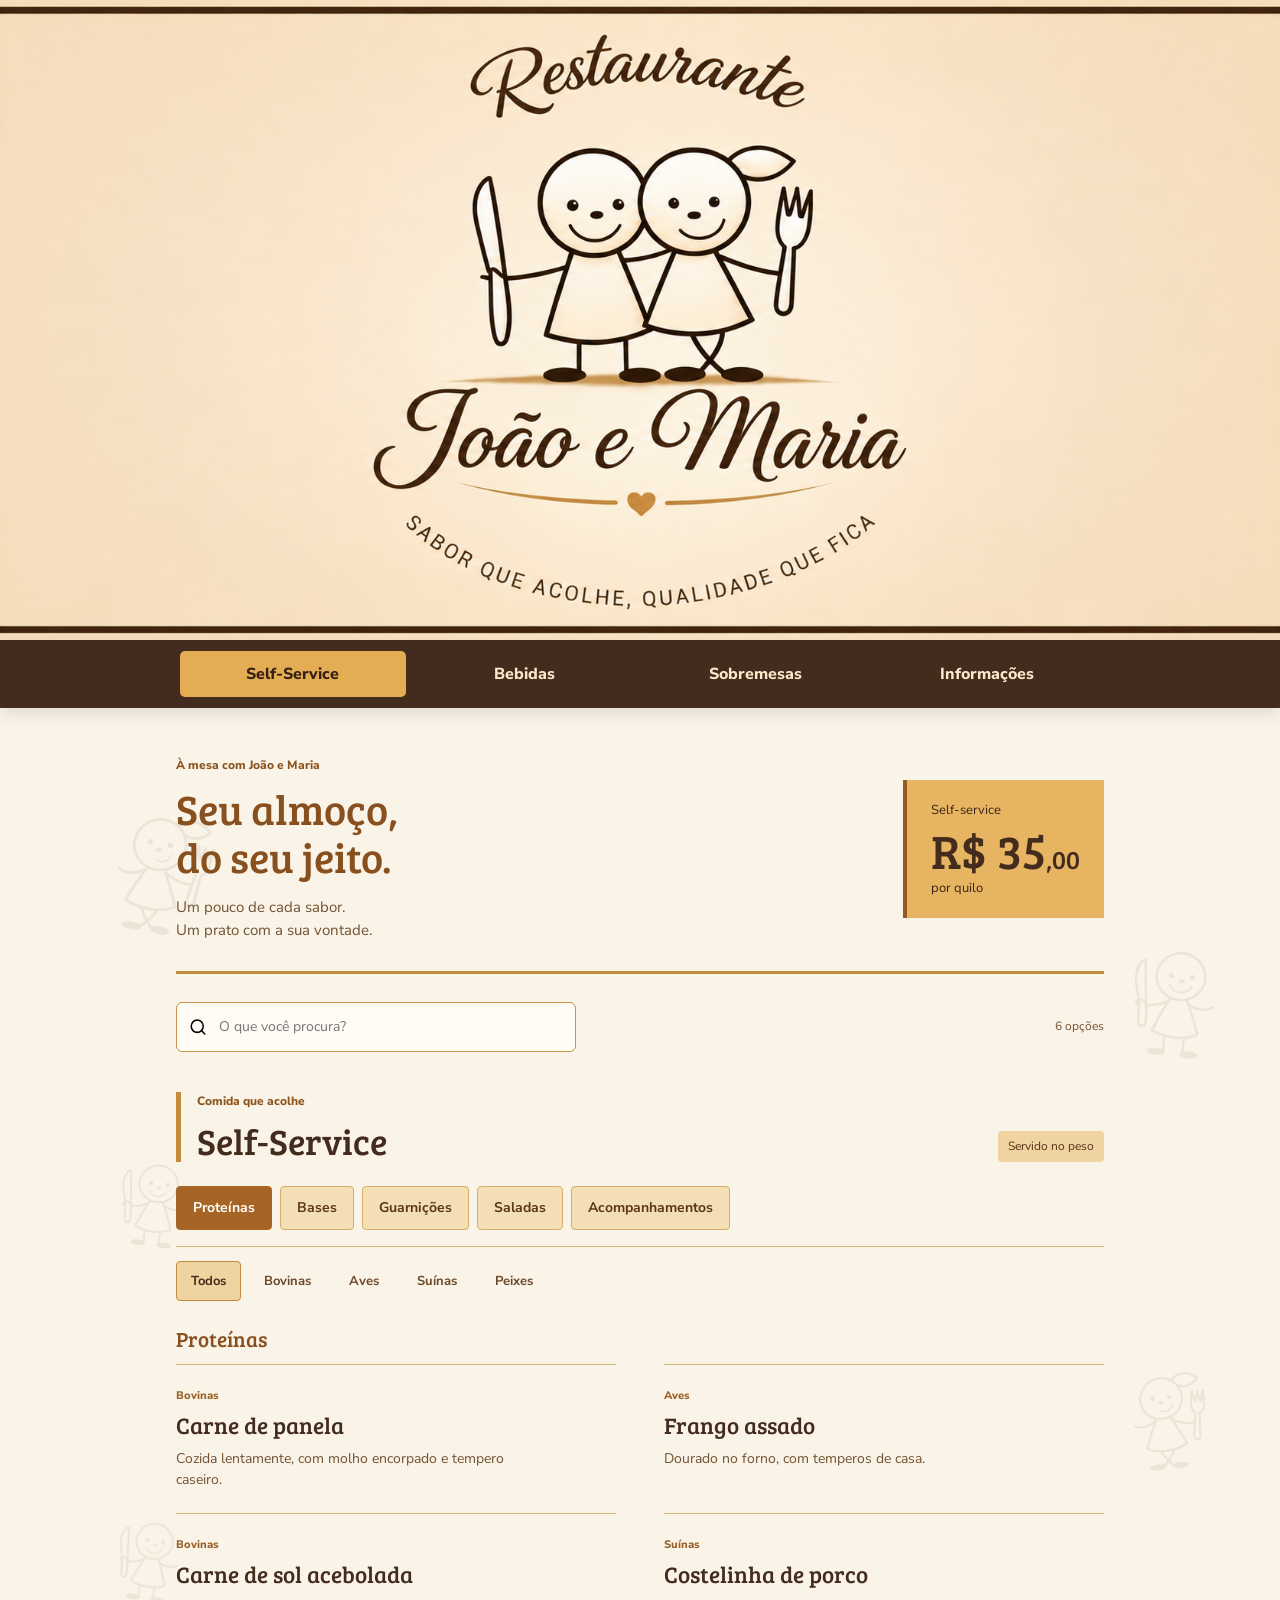
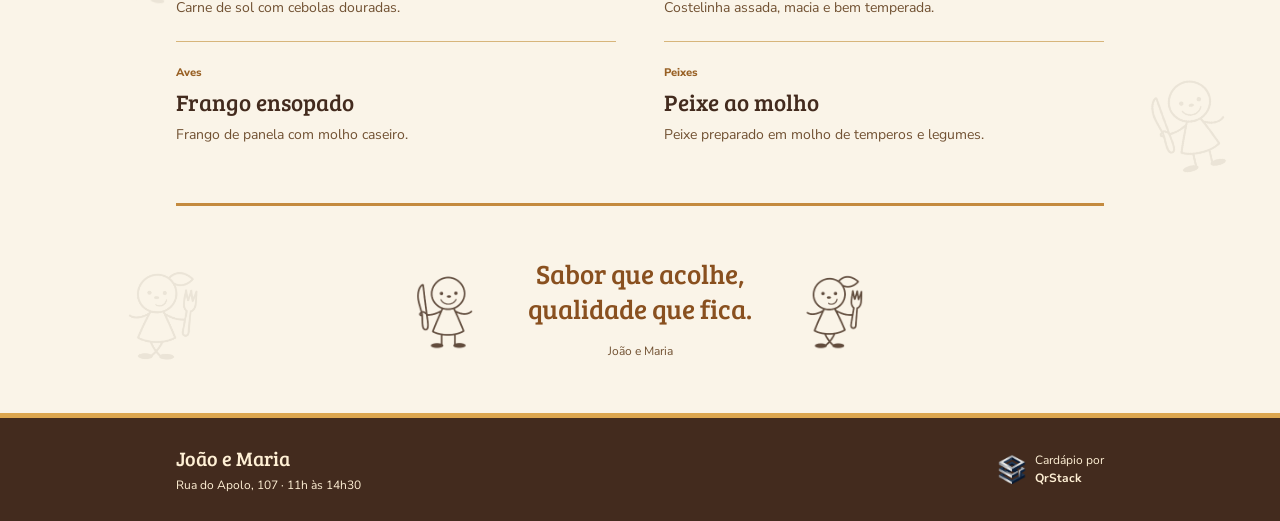
<file: index.html>
<!doctype html>
<html lang="pt-BR">
<head>
  <meta charset="UTF-8"><meta name="viewport" content="width=device-width, initial-scale=1">
  <meta name="theme-color" content="#f6e8ce"><meta name="robots" content="noindex,nofollow">
  <title>João e Maria · Cardápio</title>
  <meta name="description" content="Restaurante João e Maria. Self-service por quilo na Rua do Apolo, 107. Das 11h às 14h30.">
  <link rel="preconnect" href="https://fonts.googleapis.com"><link rel="preconnect" href="https://fonts.gstatic.com" crossorigin>
  <link href="https://fonts.googleapis.com/css2?family=Bree+Serif&family=Nunito+Sans:wght@400;600;700;800&display=swap" rel="stylesheet">
  <link rel="stylesheet" href="menu-20261117.css"><script src="menu-20261117.js" defer></script>
  <style>
    @media(max-width:650px){
      .hero{aspect-ratio:auto!important;height:calc(100svh - 24px)!important;min-height:0!important;padding:0!important;overflow:hidden;background:#f9e6c9}
      .hero-logo{position:absolute;inset:0;width:100%!important;height:100%!important;max-width:none!important;object-fit:contain;transform:none}
      .menu-intro{display:block;padding:12px 0;border-bottom:0}
      .menu-intro>div:first-child{display:none}
      .price{display:flex;flex-direction:row;align-items:center;justify-content:center;gap:10px;padding:10px 12px;border:0;background:#efd3a0}
      .price strong{font-size:27px;line-height:1.2}.price strong span{font-size:18px}
      .search-row{margin:0 0 18px}.section-heading{margin-bottom:12px}
      .categories{flex-wrap:nowrap;overflow-x:auto;padding:2px 0 10px;scrollbar-width:thin}
      .categories button{flex:0 0 auto;white-space:nowrap}
      .back-top{display:none!important}
    }
  </style>
</head>
<body>
  <a class="skip" href="#menu">Ir para o cardápio</a>
  <div id="characters" aria-hidden="true"></div>
  <header class="hero" id="inicio">
    <picture><source media="(max-width:650px)" srcset="assets/hero-mobile.png"><img class="hero-logo" src="assets/hero-retangular.png" alt="Restaurante João e Maria — Sabor que acolhe, qualidade que fica" width="1774" height="887" fetchpriority="high"></picture>
    <h1 class="sr-only">Restaurante João e Maria</h1>
  </header>
  <nav class="menu-nav" aria-label="Cardápio"><div class="nav-inner" role="tablist" aria-label="Categorias">
    <button id="tab-buffet" role="tab" aria-selected="true" aria-controls="panel-buffet" data-tab="buffet">Self-Service</button>
    <button id="tab-bebidas" role="tab" aria-selected="false" aria-controls="panel-bebidas" tabindex="-1" data-tab="bebidas">Bebidas</button>
    <button id="tab-doces" role="tab" aria-selected="false" aria-controls="panel-doces" tabindex="-1" data-tab="doces">Sobremesas</button>
    <button id="tab-casa" role="tab" aria-selected="false" aria-controls="panel-casa" tabindex="-1" data-tab="casa">Informações</button>
  </div></nav>
  <main id="menu" tabindex="-1">
    <div class="menu-intro"><div><p class="small-label">À mesa com João e Maria</p><h2>Seu almoço,<br>do seu jeito.</h2><p>Um pouco de cada sabor.<br>Um prato com a sua vontade.</p></div><div class="price"><span>Self-service</span><strong>R$ 35<span>,00</span></strong><span>por quilo</span></div></div>
    <div class="search-row"><label class="search"><img src="assets/icons/search.svg" alt="" width="20" height="20"><input id="search" type="search" placeholder="O que você procura?" aria-label="Buscar pratos no cardápio" autocomplete="off"><button id="clear-search" aria-label="Limpar busca" title="Limpar busca" hidden><img src="assets/icons/x.svg" alt="" width="18" height="18"></button></label><span id="result-count" aria-live="polite"></span></div>
    <section class="menu-panel" id="panel-buffet" role="tabpanel" aria-labelledby="tab-buffet"><div class="section-heading"><div><p class="small-label">Comida que acolhe</p><h2>Self-Service</h2></div><span class="section-note">Servido no peso</span></div><div class="filter-group categories" data-categories="buffet" role="group" aria-label="Categorias do self-service"></div><div class="filter-group subcategories" id="buffet-subcategories" role="group" aria-label="Tipos de pratos"></div><p class="selection-label" id="selection-label"></p><div class="dish-list" data-list="buffet"></div></section>
    <section class="menu-panel" id="panel-bebidas" role="tabpanel" aria-labelledby="tab-bebidas" hidden><div class="section-heading"><div><p class="small-label">Para acompanhar</p><h2>Um gole de pausa</h2></div><span class="section-note">Valores sob consulta</span></div><div class="dish-list" data-list="bebidas"></div></section>
    <section class="menu-panel" id="panel-doces" role="tabpanel" aria-labelledby="tab-doces" hidden><div class="section-heading"><div><p class="small-label">Mais um pouquinho</p><h2>Final feliz</h2></div><span class="section-note">Valores sob consulta</span></div><div class="dish-list" data-list="doces"></div></section>
    <section class="menu-panel house" id="panel-casa" role="tabpanel" aria-labelledby="tab-casa" hidden><p class="small-label">Esperamos você</p><h2>Tem lugar à mesa.</h2><dl><div><dt>Onde estamos</dt><dd>Rua do Apolo, 107</dd></div><div><dt>Horário de funcionamento</dt><dd>11h às 14h30</dd></div><div><dt>Como servimos</dt><dd>Self-service por quilo</dd></div></dl><p class="house-note">Em caso de alergias ou restrições alimentares, consulte a equipe sobre os ingredientes e o preparo.</p><button class="address-copy" id="copy-address"><img src="assets/icons/copy.svg" alt="" width="18" height="18">Copiar endereço</button><span id="copy-status" role="status"></span></section>
    <p id="empty" hidden role="status">Não encontramos esse item. Tente outro nome ou outra categoria.</p>
    <aside class="closing"><span class="character joao" aria-hidden="true"></span><div><p>Sabor que acolhe,<br>qualidade que fica.</p><span>João e Maria</span></div><span class="character maria" aria-hidden="true"></span></aside>
  </main>
  <footer><div><strong>João e Maria</strong><span>Rua do Apolo, 107 · 11h às 14h30</span></div><a href="https://btcsolucoes.github.io/qrstack-plataforma/" target="_blank" rel="noopener noreferrer" aria-label="Conheça a QrStack"><img src="assets/qrstack.png" alt="" width="30" height="30"><span>Cardápio por <b>QrStack</b></span></a></footer>
  <a href="#inicio" class="back-top" aria-label="Voltar ao início" title="Voltar ao início"><img src="assets/icons/chevron-down.svg" alt="" width="20" height="20"></a>
</body></html>
</file>
<file: menu-20261117.css>
:root{--paper:#faf4e8;--cream:#f6e8ce;--ink:#432b1e;--gold:#b47b37;--muted:#75604b;--line:#d9c6a6;--white:#fffcf5;--display:'Bree Serif',Georgia,serif;--body:'Nunito Sans',Arial,sans-serif}*{box-sizing:border-box;letter-spacing:0;min-width:0}html{scroll-behavior:smooth;scroll-padding-top:88px}body{margin:0;background:var(--paper);color:var(--ink);font:16px/1.55 var(--body);position:relative}button,input,a{-webkit-tap-highlight-color:transparent}button,input{font:inherit}button,a{touch-action:manipulation}button{cursor:pointer}a{color:inherit}button:focus-visible,a:focus-visible,input:focus-visible{outline:3px solid var(--gold);outline-offset:4px}::selection{background:#e4bd81;color:var(--ink)}[hidden]{display:none!important}.sr-only,.skip:not(:focus){position:absolute;width:1px;height:1px;overflow:hidden;clip-path:inset(50%)}.skip:focus{position:fixed;z-index:100;background:var(--white);padding:16px}.preview-note{position:relative;z-index:2;background:var(--ink);color:#fff4dd;text-align:center;padding:7px 16px;font-size:12px}.preview-note span{margin:0 6px}#characters{position:absolute;inset:0;overflow:hidden;pointer-events:none;z-index:0}.character{display:block;background-image:url('assets/personagens.png');background-size:200% 100%;background-repeat:no-repeat;aspect-ratio:1}.joao{background-position:left}.maria{background-position:right}.scattered{position:absolute;opacity:.105;transform:rotate(var(--rotation));width:var(--size)}.hero{position:relative;z-index:1;display:flex;flex-direction:column;align-items:center;text-align:center;padding:26px 20px 28px;min-height:540px;background:var(--cream)}.hero-label{font-size:12px;font-weight:800;margin:0 0 8px}.hero-logo{width:390px;height:auto;max-width:83vw;mix-blend-mode:multiply}.hero-details{display:flex;gap:16px;align-items:center;font-size:14px;font-weight:700;margin-top:10px}.hero-details i{width:4px;height:4px;background:var(--gold);border-radius:50%}.hero-link{display:flex;align-items:center;gap:8px;text-decoration:none;font-size:12px;margin-top:18px;color:var(--muted)}.menu-nav{position:sticky;top:0;z-index:20;background:var(--white);border-top:1px solid var(--line);border-bottom:1px solid var(--line);box-shadow:0 5px 14px #432b1e09}.nav-inner{max-width:960px;margin:auto;display:flex;gap:6px;padding:10px 20px;overflow:auto;scrollbar-width:none}.nav-inner button{flex:1;min-width:100px;min-height:46px;white-space:nowrap;border:0;background:none;color:var(--muted);border-radius:5px;font-weight:800;transition:background .18s,color .18s}.nav-inner button[aria-selected=true]{background:var(--ink);color:#fff7e7}.nav-inner button:hover:not([aria-selected=true]){background:#f1e2c9}main{position:relative;z-index:1;max-width:1000px;margin:auto;padding:0 36px}h2{font:36px/1.15 var(--display);margin:0}.small-label{font-size:12px;font-weight:800;color:#876031;margin:0 0 10px}.menu-intro{display:flex;align-items:center;justify-content:space-between;gap:30px;padding:48px 0 28px}.menu-intro h2{font-size:42px}.menu-intro p:last-child{font-size:15px;color:var(--muted);margin-bottom:0}.price{border-left:1px solid var(--line);padding:16px 0 16px 40px;display:flex;flex-direction:column;align-items:flex-start;flex-shrink:0}.price>span{font-size:13px}.price strong{font:48px/1.2 var(--display);white-space:nowrap}.price strong span{font-size:26px}.price small{font-size:11px;color:var(--muted);margin-top:8px;text-decoration:underline;text-decoration-color:#c5a981;text-underline-offset:4px}.availability{display:flex;gap:12px;align-items:center;padding:14px 0;border-block:1px solid var(--line);color:var(--muted)}.availability img{flex-shrink:0}.availability p{margin:0;font-size:13px;max-width:65ch}.search-row{display:flex;align-items:center;gap:16px;margin:28px 0 40px}.search{display:flex;align-items:center;gap:10px;border:1px solid var(--line);border-radius:6px;background:var(--white);padding:0 12px;width:min(100%,400px)}.search input{border:0;outline:0;background:none;width:100%;min-height:48px;color:var(--ink);font-size:14px}.search:focus-within{outline:2px solid var(--gold);outline-offset:2px}.search button{border:0;background:none;display:grid;place-items:center;width:32px;height:38px}.search-row>span{font-size:12px;color:var(--muted);margin-left:auto;white-space:nowrap}.section-heading{display:flex;align-items:flex-end;justify-content:space-between;gap:18px;margin-bottom:24px}.section-note{font-size:12px;color:var(--muted);padding-bottom:4px}.filter-group{display:flex;gap:8px;flex-wrap:wrap;margin-bottom:24px}.filter-group button{background:#fffcf5;border:1px solid var(--line);border-radius:4px;padding:8px 14px;min-height:40px;font-size:12px;color:var(--muted);font-weight:700}.filter-group button[aria-pressed=true]{border-color:var(--gold);background:#f0dfc0;color:var(--ink)}.dish-list{display:grid;grid-template-columns:repeat(2,minmax(0,1fr));column-gap:48px}.dish{padding:22px 0;border-top:1px solid var(--line);position:relative}.dish-group{font-size:11px;color:#886335;display:block;margin-bottom:7px}.dish h3{font:23px/1.25 var(--display);margin:0 0 8px}.dish p{font-size:14px;color:var(--muted);margin:0;max-width:44ch}.dish .item-price{font-size:11px;display:block;margin-top:10px;color:#886335}.menu-panel{min-height:220px}.house dl{margin:30px 0;display:grid;grid-template-columns:repeat(3,1fr);gap:24px}.house dt{font-size:12px;color:var(--muted)}.house dd{margin:6px 0 0;font:22px/1.3 var(--display)}.house-note{max-width:60ch;color:var(--muted);font-size:14px}.address-copy{display:inline-flex;align-items:center;gap:10px;background:var(--ink);color:var(--white);border:0;border-radius:5px;min-height:46px;padding:10px 18px}.address-copy img{filter:invert(1)}#copy-status{display:block;font-size:13px;margin-top:8px}#empty{padding:36px 0;color:var(--muted)}.closing{display:flex;justify-content:center;gap:30px;align-items:center;border-top:1px solid var(--line);padding:50px 0;margin-top:35px;text-align:center}.closing .character{width:100px;opacity:.75;flex-shrink:0}.closing p{font:27px/1.3 var(--display);margin:0 0 12px}.closing div>span{font-size:12px;color:var(--muted)}footer{position:relative;z-index:1;border-top:1px solid var(--line);background:#efe0c5;padding:26px max(24px,calc((100vw - 928px)/2));display:flex;align-items:center;justify-content:space-between;gap:20px;font-size:12px}footer>div{display:flex;flex-direction:column;gap:4px}footer strong{font:20px var(--display)}footer a{display:flex;align-items:center;gap:8px;text-decoration:none}footer a span{display:flex;flex-direction:column}.back-top{position:fixed;bottom:18px;right:18px;z-index:25;width:40px;height:40px;display:grid;place-items:center;background:var(--white);border:1px solid var(--line);border-radius:6px;box-shadow:0 4px 14px #432b1e10}.back-top img{transform:rotate(180deg)}
@media(min-width:1400px){.hero{padding-block:30px;min-height:560px}.hero-logo{width:410px}}
@media(max-width:650px){.preview-note{font-size:10px;padding:8px 12px}.preview-note span{margin:0 3px}.hero{min-height:0;padding:24px 14px}.hero-logo{width:300px;max-width:86vw}.hero-label{font-size:11px}.hero-details{gap:10px;font-size:12px}.hero-link{margin-top:14px}.nav-inner{padding:8px 12px;gap:2px}.nav-inner button{min-width:70px;font-size:12px;min-height:42px}.menu-nav{scroll-margin:0}main{padding:0 22px}.menu-intro{padding:32px 0 24px;gap:12px}.menu-intro h2{font-size:31px}.menu-intro p:last-child{font-size:12px}.small-label{font-size:10px}.price{padding-left:18px}.price strong{font-size:35px}.price strong span{font-size:20px}.price>span{font-size:11px}.price small{font-size:10px}.availability{gap:8px}.availability p{font-size:11px}.search-row{margin:22px 0 30px}.search-row>span{display:none}.search{width:100%}h2{font-size:29px}.section-heading{align-items:flex-start;flex-direction:column;gap:8px;margin-bottom:18px}.section-note{font-size:11px}.dish-list{grid-template-columns:1fr}.dish{padding:20px 0}.dish h3{font-size:23px}.dish p{font-size:13px;max-width:85%}.filter-group{gap:6px}.filter-group button{padding:7px 10px;font-size:11px}.closing{gap:6px;padding:35px 0}.closing .character{width:64px}.closing p{font-size:21px}.house dl{grid-template-columns:1fr;gap:22px}footer{padding:24px 22px 60px;align-items:flex-start;flex-direction:column;gap:22px}.scattered{opacity:.09}.back-top{right:12px;bottom:12px}}
.hero{width:100%;height:auto;min-height:0;padding:0;justify-content:center;background:var(--cream);aspect-ratio:2/1;overflow:hidden;border-radius:0}
.hero-logo{position:absolute;inset:0;display:block;width:100%;height:100%;max-width:none;object-fit:cover;mix-blend-mode:normal;transform:scale(1.06)}
@media(max-width:650px){.hero{height:auto;aspect-ratio:1.8;padding:0}.hero-logo{width:100%;max-width:none;height:100%;min-height:0}}
/* Stronger brand accents, with the approved hero left unchanged. */
:root{--gold:#bc792b;--line:#d7b57b;--muted:#715132}
.menu-nav{background:#432b1e;border-color:#432b1e;box-shadow:0 5px 16px #432b1e20}
.nav-inner button{color:#f9e8c9}
.nav-inner button[aria-selected=true]{background:#e4ad54;color:#352012}
.nav-inner button:hover:not([aria-selected=true]){background:#65422a;color:#fff}
.menu-intro{position:relative;border-bottom:3px solid #c48a3e}
.menu-intro h2{color:#89501f}
.small-label{color:#8c541e}
.price{background:#e7b561;border:0;border-left:4px solid #975b22;padding:20px 24px;color:#392417}
.price strong{color:#432b1e}
.section-heading{border-left:5px solid #c48a3e;padding-left:16px}
.section-note{background:#efd3a0;color:#583319;padding:6px 10px;border-radius:4px}
.categories{gap:8px;padding-bottom:16px;border-bottom:1px solid var(--line);margin-bottom:14px}
.categories button{background:#f4deb5;border-color:#d5ad6d;color:#5a361b;font-size:14px;min-height:44px;padding:10px 16px}
.categories button[aria-pressed=true]{background:#a66525;border-color:#a66525;color:#fff}
.subcategories{margin-bottom:18px;gap:8px}
.subcategories button{background:transparent;border-color:transparent;color:#6c4827;font-size:13px}
.subcategories button[aria-pressed=true]{background:#efd3a0;border-color:#c48a3e;color:#432b1e}
.selection-label{font:21px/1.3 var(--display);color:#89501f;margin:24px 0 12px}
.dish{border-top-color:#d7b57b}
.dish-group{color:#986024;font-weight:800}
.search{border-color:#c9934c}
.closing{border-top:3px solid #c48a3e}
.closing p{color:#89501f}
footer{background:#432b1e;color:#fff0d5;border-top:5px solid #dca64f}
.scattered{opacity:.075}
@media(max-width:650px){.nav-inner{padding:8px;gap:3px}.nav-inner button{min-width:0;font-size:11px;padding:8px 5px;flex:1}.price{padding:14px 12px;border-left-width:3px}.price strong{font-size:32px}.menu-intro{gap:14px}.categories{gap:7px}.categories button{font-size:12px;padding:9px 12px}.subcategories button{font-size:12px;padding:8px 10px}.selection-label{font-size:20px}.scattered{opacity:.065}}
@media(max-width:650px){main{padding-inline:16px}.nav-inner{padding:8px 6px}.nav-inner button{min-height:48px;font-size:12px;white-space:normal;line-height:1.25}.search input{font-size:16px}.search button{width:44px;height:44px;flex-shrink:0}.subcategories button{min-height:44px}.dish p{max-width:100%;font-size:14px}.back-top{width:44px;height:44px;bottom:max(12px,env(safe-area-inset-bottom))}.menu-intro h2{font-size:28px}.closing .character{width:54px}}
.back-top{visibility:hidden;opacity:0;pointer-events:none;transition:opacity .15s}
.back-top.is-visible{visibility:visible;opacity:1;pointer-events:auto}
@media(max-width:650px){.menu-intro{padding:18px 0;gap:12px}.menu-intro h2{font-size:24px}.menu-intro .small-label{margin-bottom:6px}.menu-intro p:last-child{display:none}.price{padding:10px 12px}.price strong{font-size:28px}.search-row{margin:16px 0 22px}.section-heading{flex-direction:row;align-items:center;margin-bottom:16px}.section-heading h2{font-size:26px}.section-heading .small-label{display:none}.section-note{font-size:10px;white-space:nowrap}.categories{gap:6px;padding-bottom:12px}.categories button{padding:8px 10px;min-height:44px}.subcategories{gap:4px;margin-bottom:12px}.subcategories button{padding:8px}.selection-label{margin-top:16px}.nav-inner button{min-height:44px}.scattered{opacity:.04}}
@media(prefers-reduced-motion:reduce){html{scroll-behavior:auto}*{transition:none!important}}
</file>
